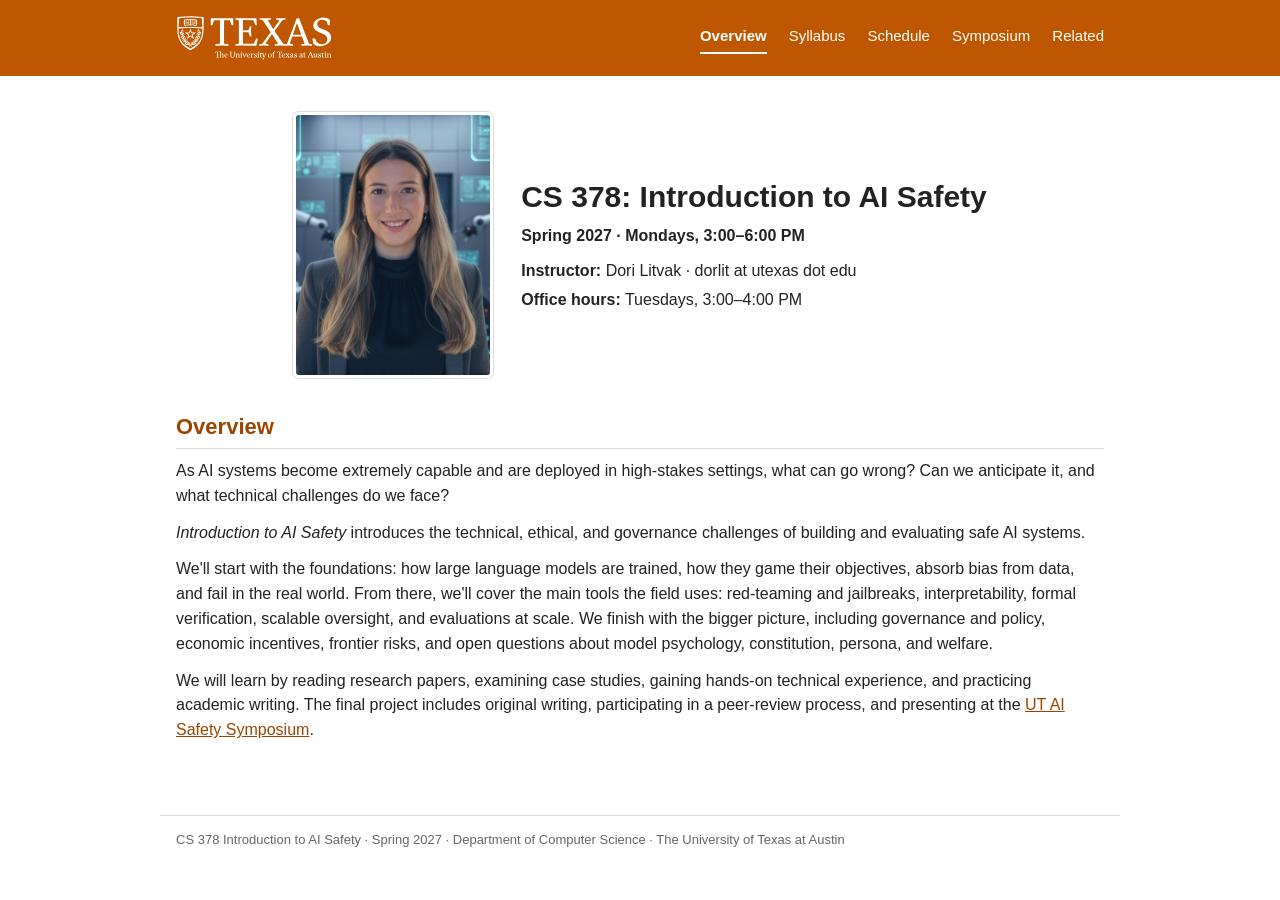
<file: index.html>
<!doctype html>
<html lang="en">
<head>
<meta charset="utf-8">
<meta name="viewport" content="width=device-width, initial-scale=1">
<title>CS 378 Introduction to AI Safety | Spring 2027 | UT Austin</title>
<meta name="description" content="CS 378 Introduction to AI Safety, UT Austin Computer Science, Spring 2027. Mondays 3:00–6:00 PM.">
<link rel="stylesheet" href="style.css">
</head>
<body>

<header class="topbar">
  <div class="inner">
    <a class="home" href="index.html"><img src="ut-logo-white.svg" alt="The University of Texas at Austin"></a>
    <nav>
      <a href="index.html" aria-current="page">Overview</a>
      <a href="syllabus.html">Syllabus</a>
      <a href="schedule.html">Schedule</a>
      <a href="symposium.html">Symposium</a>
      <a href="related.html">Related</a>
    </nav>
  </div>
</header>

<main>
  <div class="hero">
    <img class="portrait" src="dori.jpg" alt="Dori Litvak">
    <div>
      <h1>CS 378: Introduction to AI Safety</h1>
      <p class="when">Spring 2027 · Mondays, 3:00–6:00 PM</p>
      <p><b>Instructor:</b> Dori Litvak · dorlit at utexas dot edu</p>
      <p><b>Office hours:</b> Tuesdays, 3:00–4:00 PM</p>
    </div>
  </div>

  <h2>Overview</h2>
  <p>As AI systems become extremely capable and are deployed in high-stakes settings, what can go wrong? Can we anticipate it, and what technical challenges do we face?</p>
  <p><i>Introduction to AI Safety</i> introduces the technical, ethical, and governance challenges of building and evaluating safe AI systems.</p>
  <p>We'll start with the foundations: how large language models are trained, how they game their objectives, absorb bias from data, and fail in the real world. From there, we'll cover the main tools the field uses: red-teaming and jailbreaks, interpretability, formal verification, scalable oversight, and evaluations at scale. We finish with the bigger picture, including governance and policy, economic incentives, frontier risks, and open questions about model psychology, constitution, persona, and welfare.</p>
  <p>We will learn by reading research papers, examining case studies, gaining hands-on technical experience, and practicing academic writing. The final project includes original writing, participating in a peer-review process, and presenting at the <a href="symposium.html">UT AI Safety Symposium</a>.</p>

</main>

<footer>CS 378 Introduction to AI Safety · Spring 2027 · Department of Computer Science · The University of Texas at Austin</footer>
</body>
</html>
</file>
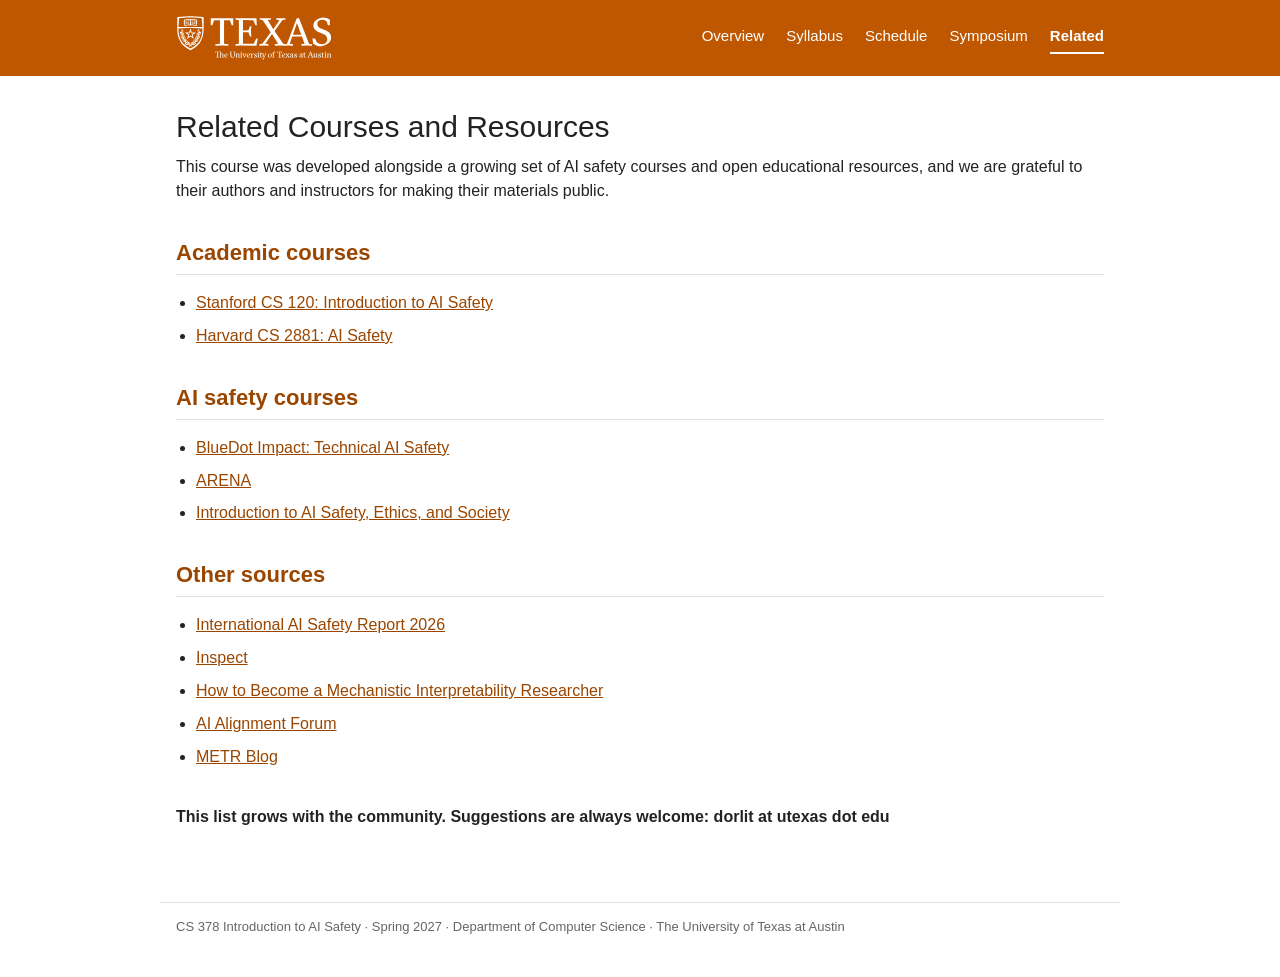
<file: related.html>
<!doctype html>
<html lang="en">
<head>
<meta charset="utf-8">
<meta name="viewport" content="width=device-width, initial-scale=1">
<title>Related | CS 378 Introduction to AI Safety</title>
<link rel="stylesheet" href="style.css">
</head>
<body>

<header class="topbar">
  <div class="inner">
    <a class="home" href="index.html"><img src="ut-logo-white.svg" alt="The University of Texas at Austin"></a>
    <nav>
      <a href="index.html">Overview</a>
      <a href="syllabus.html">Syllabus</a>
      <a href="schedule.html">Schedule</a>
      <a href="symposium.html">Symposium</a>
      <a href="related.html" aria-current="page">Related</a>
    </nav>
  </div>
</header>

<main>
  <h1>Related Courses and Resources</h1>

  <p>This course was developed alongside a growing set of AI safety courses and open educational resources, and we are grateful to their authors and instructors for making their materials public.</p>

  <h2>Academic courses</h2>
  <ul class="mini">
    <li><a href="https://web.stanford.edu/class/cs120" target="_blank" rel="noopener">Stanford CS 120: Introduction to AI Safety</a></li>
    <li><a href="https://boazbk.github.io/mltheoryseminar" target="_blank" rel="noopener">Harvard CS 2881: AI Safety</a></li>
  </ul>

  <h2>AI safety courses</h2>
  <ul class="mini">
    <li><a href="https://bluedot.org/courses/technical-ai-safety/1/1" target="_blank" rel="noopener">BlueDot Impact: Technical AI Safety</a></li>
    <li><a href="https://www.arena.education/" target="_blank" rel="noopener">ARENA</a></li>
    <li><a href="https://www.aisafetybook.com" target="_blank" rel="noopener">Introduction to AI Safety, Ethics, and Society</a></li>
  </ul>

  <h2>Other sources</h2>
  <ul class="mini">
    <li><a href="https://internationalaisafetyreport.org/publication/international-ai-safety-report-2026#contributors" target="_blank" rel="noopener">International AI Safety Report 2026</a></li>
    <li><a href="https://inspect.aisi.org.uk/" target="_blank" rel="noopener">Inspect</a></li>
    <li><a href="https://www.alignmentforum.org/posts/jP9KDyMkchuv6tHwm/how-to-become-a-mechanistic-interpretability-researcher" target="_blank" rel="noopener">How to Become a Mechanistic Interpretability Researcher</a></li>
    <li><a href="https://www.alignmentforum.org" target="_blank" rel="noopener">AI Alignment Forum</a></li>
    <li><a href="https://metr.org/blog" target="_blank" rel="noopener">METR Blog</a></li>
  </ul>

  <p class="closing"><b>This list grows with the community. Suggestions are always welcome: dorlit at utexas dot edu</b></p>
</main>

<footer>CS 378 Introduction to AI Safety · Spring 2027 · Department of Computer Science · The University of Texas at Austin</footer>
</body>
</html>
</file>
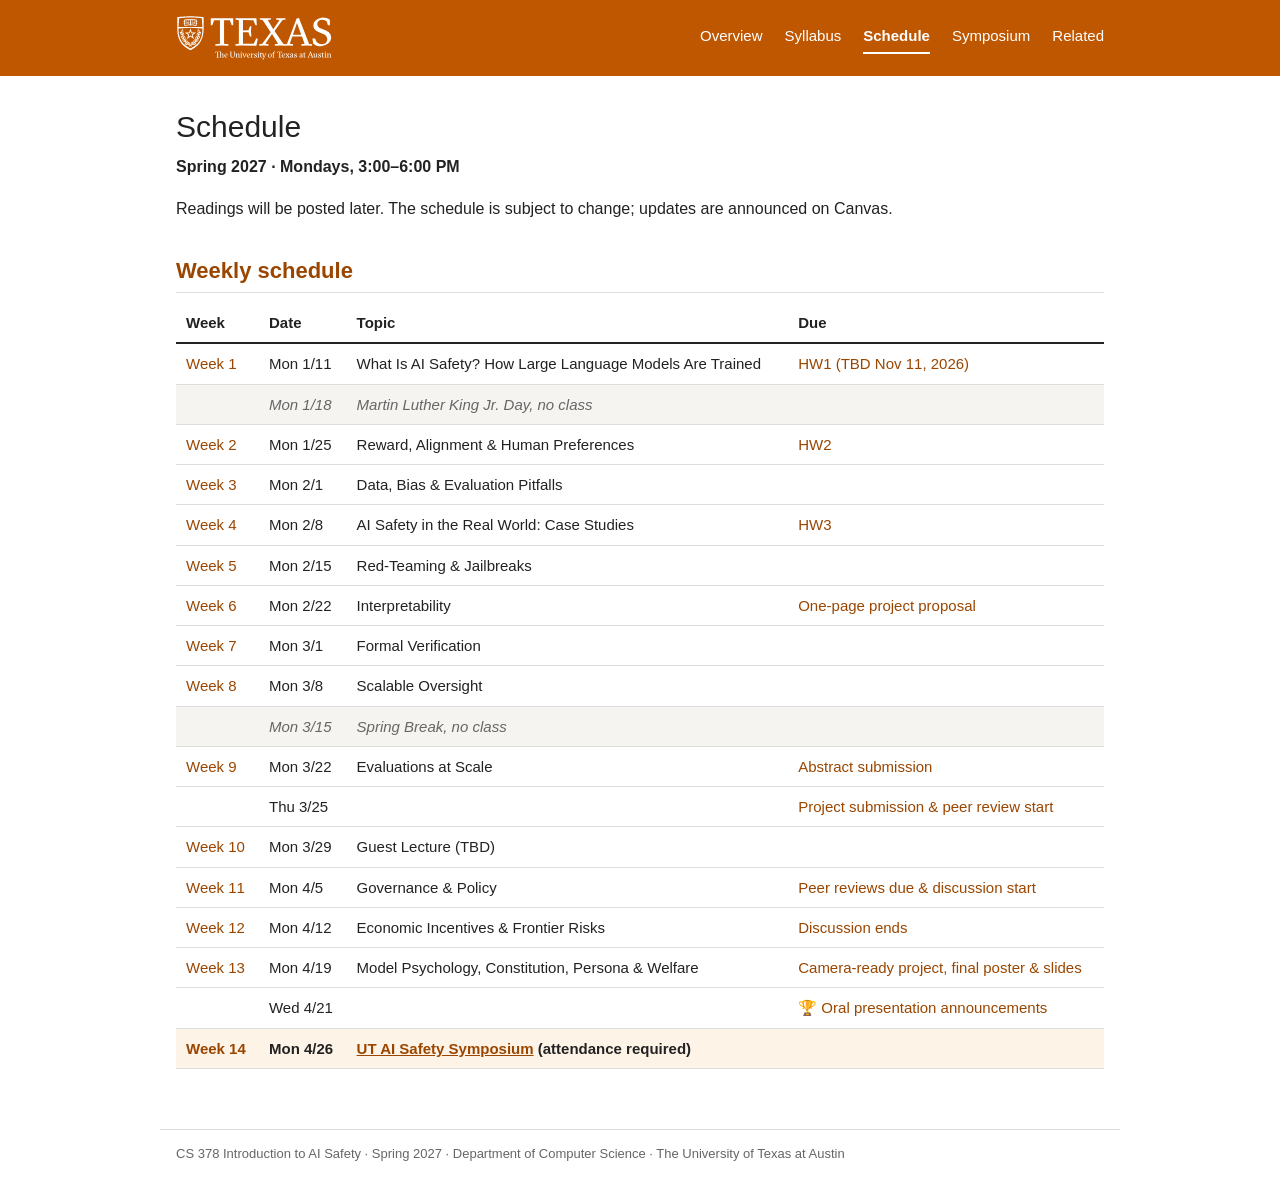
<file: schedule.html>
<!doctype html>
<html lang="en">
<head>
<meta charset="utf-8">
<meta name="viewport" content="width=device-width, initial-scale=1">
<title>Schedule | CS 378 Introduction to AI Safety</title>
<link rel="stylesheet" href="style.css">
</head>
<body>

<header class="topbar">
  <div class="inner">
    <a class="home" href="index.html"><img src="ut-logo-white.svg" alt="The University of Texas at Austin"></a>
    <nav>
      <a href="index.html">Overview</a>
      <a href="syllabus.html">Syllabus</a>
      <a href="schedule.html" aria-current="page">Schedule</a>
      <a href="symposium.html">Symposium</a>
      <a href="related.html">Related</a>
    </nav>
  </div>
</header>

<main>
  <h1>Schedule</h1>
  <p class="term">Spring 2027 · Mondays, 3:00–6:00 PM</p>
  <p>Readings will be posted later. The schedule is subject to change; updates are announced on Canvas.</p>

  <h2>Weekly schedule</h2>
  <div class="scroll">
  <table>
    <thead><tr><th>Week</th><th>Date</th><th>Topic</th><th>Due</th></tr></thead>
    <tbody>
      <tr><td class="wk">Week 1</td><td class="date">Mon 1/11</td><td>What Is AI Safety? How Large Language Models Are Trained</td><td class="due">HW1 (TBD Nov 11, 2026)</td></tr>
      <tr class="off"><td></td><td class="date">Mon 1/18</td><td colspan="2">Martin Luther King Jr. Day, no class</td></tr>
      <tr><td class="wk">Week 2</td><td class="date">Mon 1/25</td><td>Reward, Alignment &amp; Human Preferences</td><td class="due">HW2</td></tr>
      <tr><td class="wk">Week 3</td><td class="date">Mon 2/1</td><td>Data, Bias &amp; Evaluation Pitfalls</td><td></td></tr>
      <tr><td class="wk">Week 4</td><td class="date">Mon 2/8</td><td>AI Safety in the Real World: Case Studies</td><td class="due">HW3</td></tr>
      <tr><td class="wk">Week 5</td><td class="date">Mon 2/15</td><td>Red-Teaming &amp; Jailbreaks</td><td></td></tr>
      <tr><td class="wk">Week 6</td><td class="date">Mon 2/22</td><td>Interpretability</td><td class="due">One-page project proposal</td></tr>
      <tr><td class="wk">Week 7</td><td class="date">Mon 3/1</td><td>Formal Verification</td><td></td></tr>
      <tr><td class="wk">Week 8</td><td class="date">Mon 3/8</td><td>Scalable Oversight</td><td></td></tr>
      <tr class="off"><td></td><td class="date">Mon 3/15</td><td colspan="2">Spring Break, no class</td></tr>
      <tr><td class="wk">Week 9</td><td class="date">Mon 3/22</td><td>Evaluations at Scale</td><td class="due">Abstract submission</td></tr>
      <tr><td></td><td class="date">Thu 3/25</td><td></td><td class="due">Project submission &amp; peer review start</td></tr>
      <tr><td class="wk">Week 10</td><td class="date">Mon 3/29</td><td>Guest Lecture (TBD)</td><td></td></tr>
      <tr><td class="wk">Week 11</td><td class="date">Mon 4/5</td><td>Governance &amp; Policy</td><td class="due">Peer reviews due &amp; discussion start</td></tr>
      <tr><td class="wk">Week 12</td><td class="date">Mon 4/12</td><td>Economic Incentives &amp; Frontier Risks</td><td class="due">Discussion ends</td></tr>
      <tr><td class="wk">Week 13</td><td class="date">Mon 4/19</td><td>Model Psychology, Constitution, Persona &amp; Welfare</td><td class="due">Camera-ready project, final poster &amp; slides</td></tr>
      <tr><td></td><td class="date">Wed 4/21</td><td></td><td class="due">🏆 Oral presentation announcements</td></tr>
      <tr class="sym"><td class="wk">Week 14</td><td class="date">Mon 4/26</td><td colspan="2"><a href="symposium.html">UT AI Safety Symposium</a> (attendance required)</td></tr>
    </tbody>
  </table>
  </div>
</main>

<footer>CS 378 Introduction to AI Safety · Spring 2027 · Department of Computer Science · The University of Texas at Austin</footer>
</body>
</html>
</file>
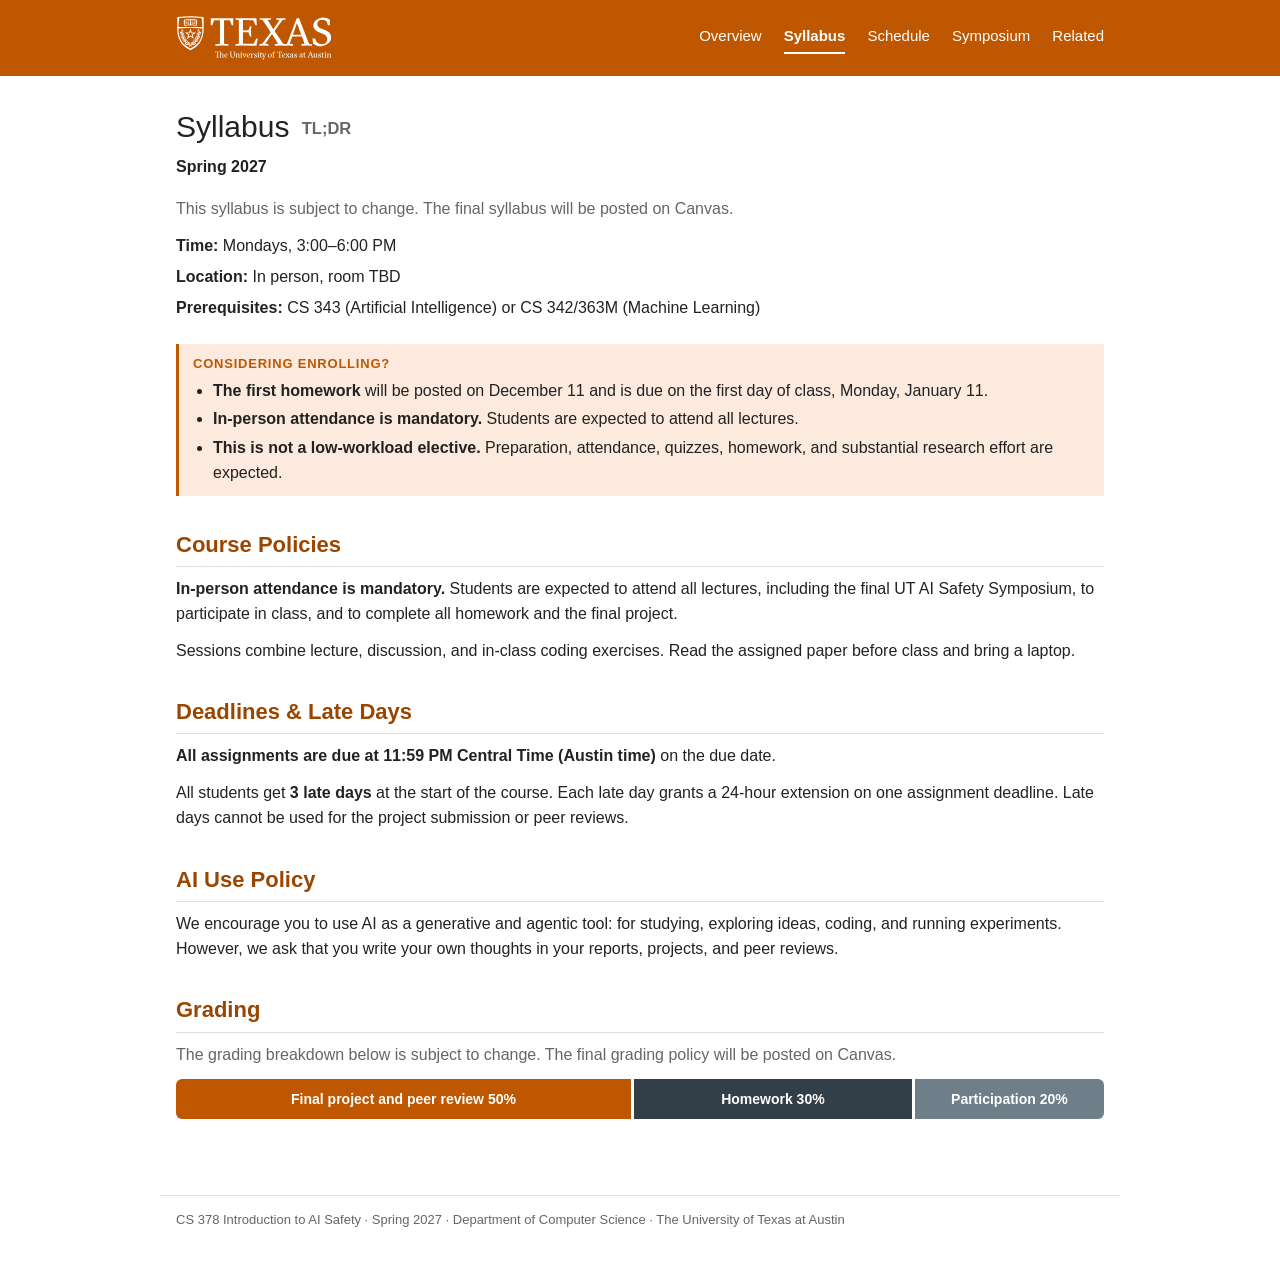
<file: syllabus.html>
<!doctype html>
<html lang="en">
<head>
<meta charset="utf-8">
<meta name="viewport" content="width=device-width, initial-scale=1">
<title>Syllabus | CS 378 Introduction to AI Safety</title>
<link rel="stylesheet" href="style.css">
</head>
<body>

<header class="topbar">
  <div class="inner">
    <a class="home" href="index.html"><img src="ut-logo-white.svg" alt="The University of Texas at Austin"></a>
    <nav>
      <a href="index.html">Overview</a>
      <a href="syllabus.html" aria-current="page">Syllabus</a>
            <a href="schedule.html">Schedule</a>
      <a href="symposium.html">Symposium</a>
      <a href="related.html">Related</a>
    </nav>
  </div>
</header>

<main>
  <h1>Syllabus <span class="tldr">TL;DR</span></h1>
  <p class="term">Spring 2027</p>
  <p class="tbd">This syllabus is subject to change. The final syllabus will be posted on Canvas.</p>

  <div class="info">
    <p><b>Time:</b> Mondays, 3:00–6:00 PM</p>
    <p><b>Location:</b> In person, room TBD</p>
    <p><b>Prerequisites:</b> CS 343 (Artificial Intelligence) or CS 342/363M (Machine Learning)</p>
  </div>

  <div class="enroll">
    <h3>Considering enrolling?</h3>
    <ul>
      <li><b>The first homework</b> will be posted on December 11 and is due on the first day of class, Monday, January 11.</li>
      <li><b>In-person attendance is mandatory.</b> Students are expected to attend all lectures.</li>
      <li><b>This is not a low-workload elective.</b> Preparation, attendance, quizzes, homework, and substantial research effort are expected.</li>
    </ul>
  </div>

  <h2>Course Policies</h2>
  <p><b>In-person attendance is mandatory.</b> Students are expected to attend all lectures, including the final UT AI Safety Symposium, to participate in class, and to complete all homework and the final project.</p>
  <p>Sessions combine lecture, discussion, and in-class coding exercises. Read the assigned paper before class and bring a laptop.</p>

  <h2>Deadlines &amp; Late Days</h2>
  <p><b>All assignments are due at 11:59 PM Central Time (Austin time)</b> on the due date.</p>
  <p>All students get <b>3 late days</b> at the start of the course. Each late day grants a 24-hour extension on one assignment deadline. Late days cannot be used for the project submission or peer reviews.</p>

  <h2>AI Use Policy</h2>
  <p>We encourage you to use AI as a generative and agentic tool: for studying, exploring ideas, coding, and running experiments. However, we ask that you write your own thoughts in your reports, projects, and peer reviews.</p>

  <h2>Grading</h2>
  <p class="tbd">The grading breakdown below is subject to change. The final grading policy will be posted on Canvas.</p>
  <div class="gradebar" role="img" aria-label="Final project and peer review 50%, Homework 30%, In-class participation 20%">
    <span class="g1" style="flex:50">Final project and peer review 50%</span>
    <span class="g2" style="flex:30">Homework 30%</span>
    <span class="g3" style="flex:20">Participation 20%</span>
  </div>
</main>

<footer>CS 378 Introduction to AI Safety · Spring 2027 · Department of Computer Science · The University of Texas at Austin</footer>
</body>
</html>
</file>
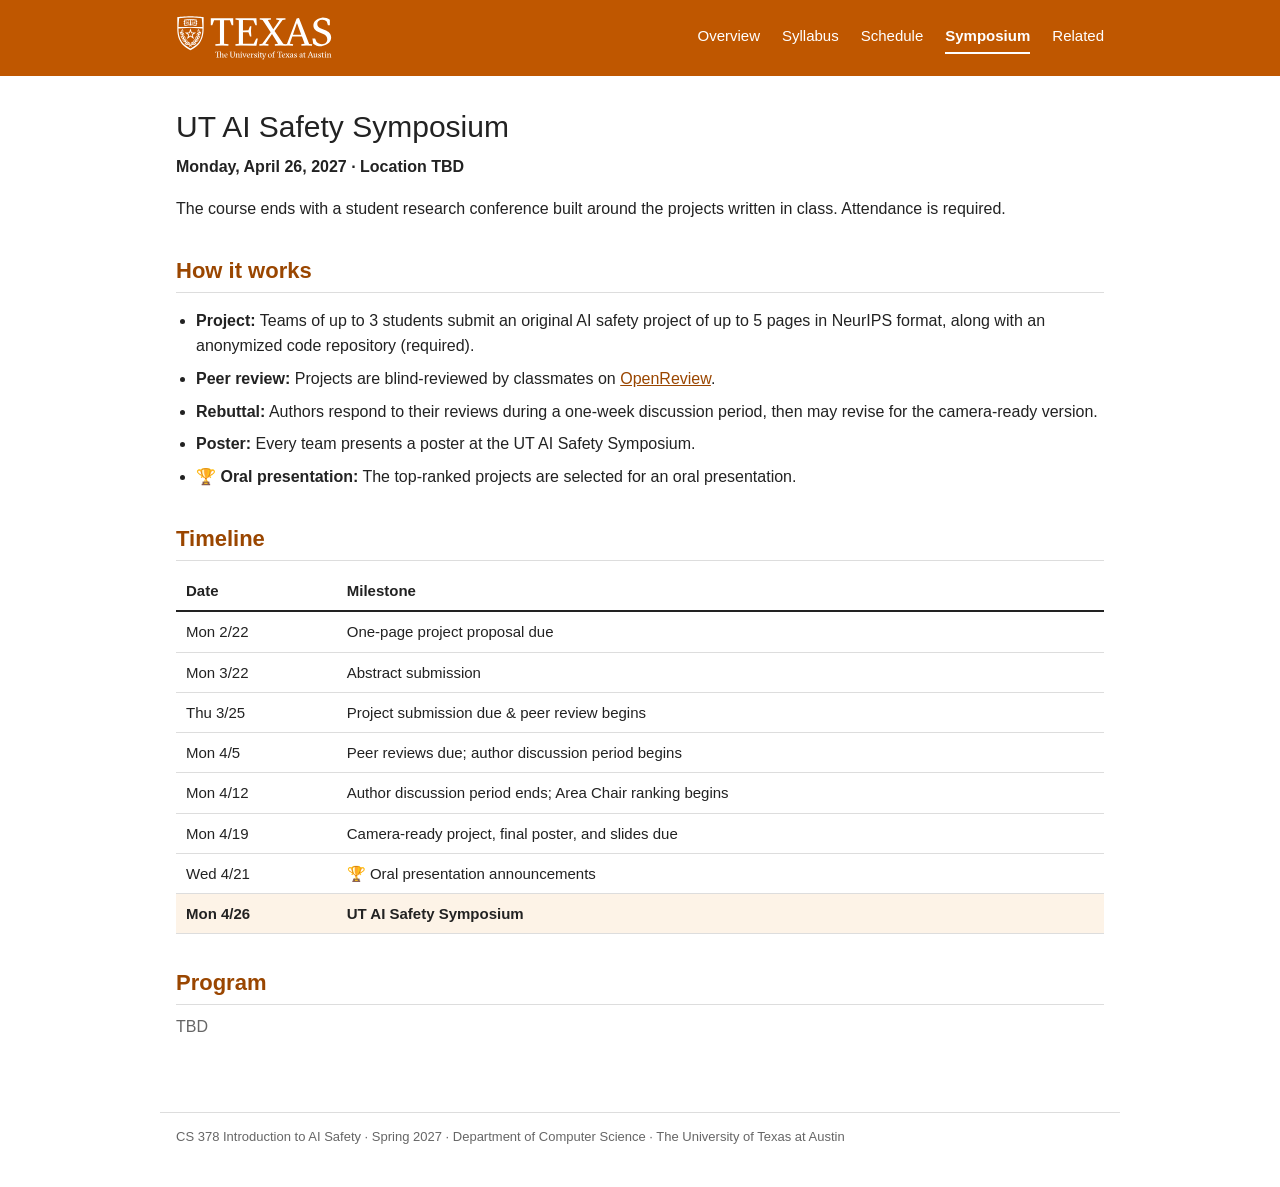
<file: symposium.html>
<!doctype html>
<html lang="en">
<head>
<meta charset="utf-8">
<meta name="viewport" content="width=device-width, initial-scale=1">
<title>Symposium | CS 378 Introduction to AI Safety</title>
<link rel="stylesheet" href="style.css">
</head>
<body>

<header class="topbar">
  <div class="inner">
    <a class="home" href="index.html"><img src="ut-logo-white.svg" alt="The University of Texas at Austin"></a>
    <nav>
      <a href="index.html">Overview</a>
      <a href="syllabus.html">Syllabus</a>
      <a href="schedule.html">Schedule</a>
      <a href="symposium.html" aria-current="page">Symposium</a>
      <a href="related.html">Related</a>
    </nav>
  </div>
</header>

<main>
  <h1>UT AI Safety Symposium</h1>
  <p class="term">Monday, April 26, 2027 · Location TBD</p>

  <p>The course ends with a student research conference built around the projects written in class. Attendance is required.</p>

  <h2>How it works</h2>
  <ul class="mini">
    <li><b>Project:</b> Teams of up to 3 students submit an original AI safety project of up to 5 pages in NeurIPS format, along with an anonymized code repository (required).</li>
    <li><b>Peer review:</b> Projects are blind-reviewed by classmates on <a href="https://openreview.net" target="_blank" rel="noopener">OpenReview</a>.</li>
    <li><b>Rebuttal:</b> Authors respond to their reviews during a one-week discussion period, then may revise for the camera-ready version.</li>
    <li><b>Poster:</b> Every team presents a poster at the UT AI Safety Symposium.</li>
    <li><b>🏆 Oral presentation:</b> The top-ranked projects are selected for an oral presentation.</li>
  </ul>

  <h2>Timeline</h2>
  <table>
    <thead><tr><th>Date</th><th>Milestone</th></tr></thead>
    <tbody>
      <tr><td class="date">Mon 2/22</td><td>One-page project proposal due</td></tr>
      <tr><td class="date">Mon 3/22</td><td>Abstract submission</td></tr>
      <tr><td class="date">Thu 3/25</td><td>Project submission due &amp; peer review begins</td></tr>
      <tr><td class="date">Mon 4/5</td><td>Peer reviews due; author discussion period begins</td></tr>
      <tr><td class="date">Mon 4/12</td><td>Author discussion period ends; Area Chair ranking begins</td></tr>
      <tr><td class="date">Mon 4/19</td><td>Camera-ready project, final poster, and slides due</td></tr>
      <tr><td class="date">Wed 4/21</td><td>🏆 Oral presentation announcements</td></tr>
      <tr class="sym"><td class="date">Mon 4/26</td><td>UT AI Safety Symposium</td></tr>
    </tbody>
  </table>

  <h2>Program</h2>
  <p class="tbd">TBD</p>
</main>

<footer>CS 378 Introduction to AI Safety · Spring 2027 · Department of Computer Science · The University of Texas at Austin</footer>
</body>
</html>
</file>
<file: style.css>
:root {
  --orange: #BF5700;
  --orange-dark: #9A4600;
  --ink: #222;
  --muted: #666;
  --line: #ddd;
  --shade: #f6f4f1;
  --note: #fdf3e7;
  --callout: #FBEADD;
}

* { box-sizing: border-box; }

body {
  margin: 0;
  background: #fff;
  color: var(--ink);
  font: 16px/1.55 "Helvetica Neue", Helvetica, Arial, sans-serif;
}

a { color: var(--orange-dark); }
a:hover { color: var(--orange); }

.topbar { background: var(--orange); }
.topbar .inner {
  max-width: 960px; margin: 0 auto; padding: 0 16px; min-height: 76px;
  display: flex; flex-wrap: wrap; align-items: center; justify-content: space-between; gap: 8px 24px;
}
.topbar .home { display: flex; align-items: center; padding: 10px 0; }
.topbar .home img { height: 46px; width: auto; display: block; }
.topbar nav { display: flex; flex-wrap: wrap; gap: 4px 22px; padding-bottom: 2px; }
.topbar nav a { color: #fff; text-decoration: none; font-size: 15px; padding: 4px 0; border-bottom: 2px solid transparent; }
.topbar nav a:hover { border-bottom-color: rgba(255,255,255,.6); }
.topbar nav a[aria-current="page"] { font-weight: bold; border-bottom-color: #fff; }

main { max-width: 960px; margin: 0 auto; padding: 28px 16px 60px; }
h1 { font-size: 30px; margin: 0 0 4px; font-weight: normal; }
h1 + .term { font-weight: bold; margin: 0 0 18px; }
h1 .tldr { font-size: 0.55em; color: var(--muted); font-weight: bold; vertical-align: middle; margin-left: 4px; }
h2 { color: var(--orange-dark); font-size: 22px; margin: 32px 0 10px; padding-bottom: 4px; border-bottom: 1px solid var(--line); }
p { margin: 0 0 12px; }
p.tbd { color: var(--muted); }
.info p { margin: 0 0 6px; }
.closing { margin-top: 36px; }

ul.mini { padding-left: 20px; }
ul.mini li { margin-bottom: 8px; }

.hero { display: flex; align-items: center; justify-content: center; gap: 28px; margin: 8px 0 4px; }
.hero .portrait { width: 200px; height: 266px; border-radius: 6px; object-fit: cover; flex: none; border: 3px solid #fff; box-shadow: 0 0 0 1px var(--line); }
.hero h1 { font-weight: bold; margin: 0 0 4px; }
.hero p { margin: 0 0 4px; }
.hero .when { font-weight: bold; margin-bottom: 10px; }

.enroll { margin: 24px 0 0; background: var(--callout); border-left: 3px solid var(--orange); padding: 10px 14px; }
.enroll h3 { margin: 0 0 4px; font-size: 13px; letter-spacing: .06em; text-transform: uppercase; color: var(--orange); }
.enroll ul { margin: 0; padding-left: 20px; }
.enroll li { margin: 0 0 4px; }
.enroll li:last-child { margin: 0; }

.gradebar { display: flex; gap: 3px; height: 40px; margin: 4px 0 16px; border-radius: 6px; overflow: hidden; }
.gradebar > span { display: flex; align-items: center; justify-content: center; color: #fff; font-weight: bold; font-size: 14px; white-space: nowrap; overflow: hidden; padding: 0 6px; }
.g1 { background: #BF5700; }
.g2 { background: #333F48; }
.g3 { background: #6E7F8A; }

table { width: 100%; border-collapse: collapse; font-size: 15px; }
th { text-align: left; padding: 8px 10px; border-bottom: 2px solid var(--ink); }
td { padding: 8px 10px; border-bottom: 1px solid var(--line); vertical-align: top; }
td.wk { color: var(--orange-dark); white-space: nowrap; }
td.date { white-space: nowrap; }
td.due { color: var(--orange-dark); }
tr.off td { background: var(--shade); color: var(--muted); font-style: italic; }
tr.sym td { background: var(--note); font-weight: bold; }
.scroll { overflow-x: auto; }

footer { max-width: 960px; margin: 0 auto; padding: 14px 16px 40px; border-top: 1px solid var(--line); color: var(--muted); font-size: 13px; }

@media (max-width: 640px) {
  .topbar nav { padding-bottom: 10px; gap: 4px 16px; }
  .topbar .home img { height: 38px; }
  table { font-size: 14px; }
  th, td { padding: 6px 5px; }
  td.wk { white-space: normal; }
  .hero { flex-direction: column; text-align: center; gap: 14px; }
  .hero .portrait { width: 165px; height: 220px; }
  .gradebar { flex-direction: column; height: auto; }
  .gradebar > span { flex: none !important; height: 34px; }
}
</file>
